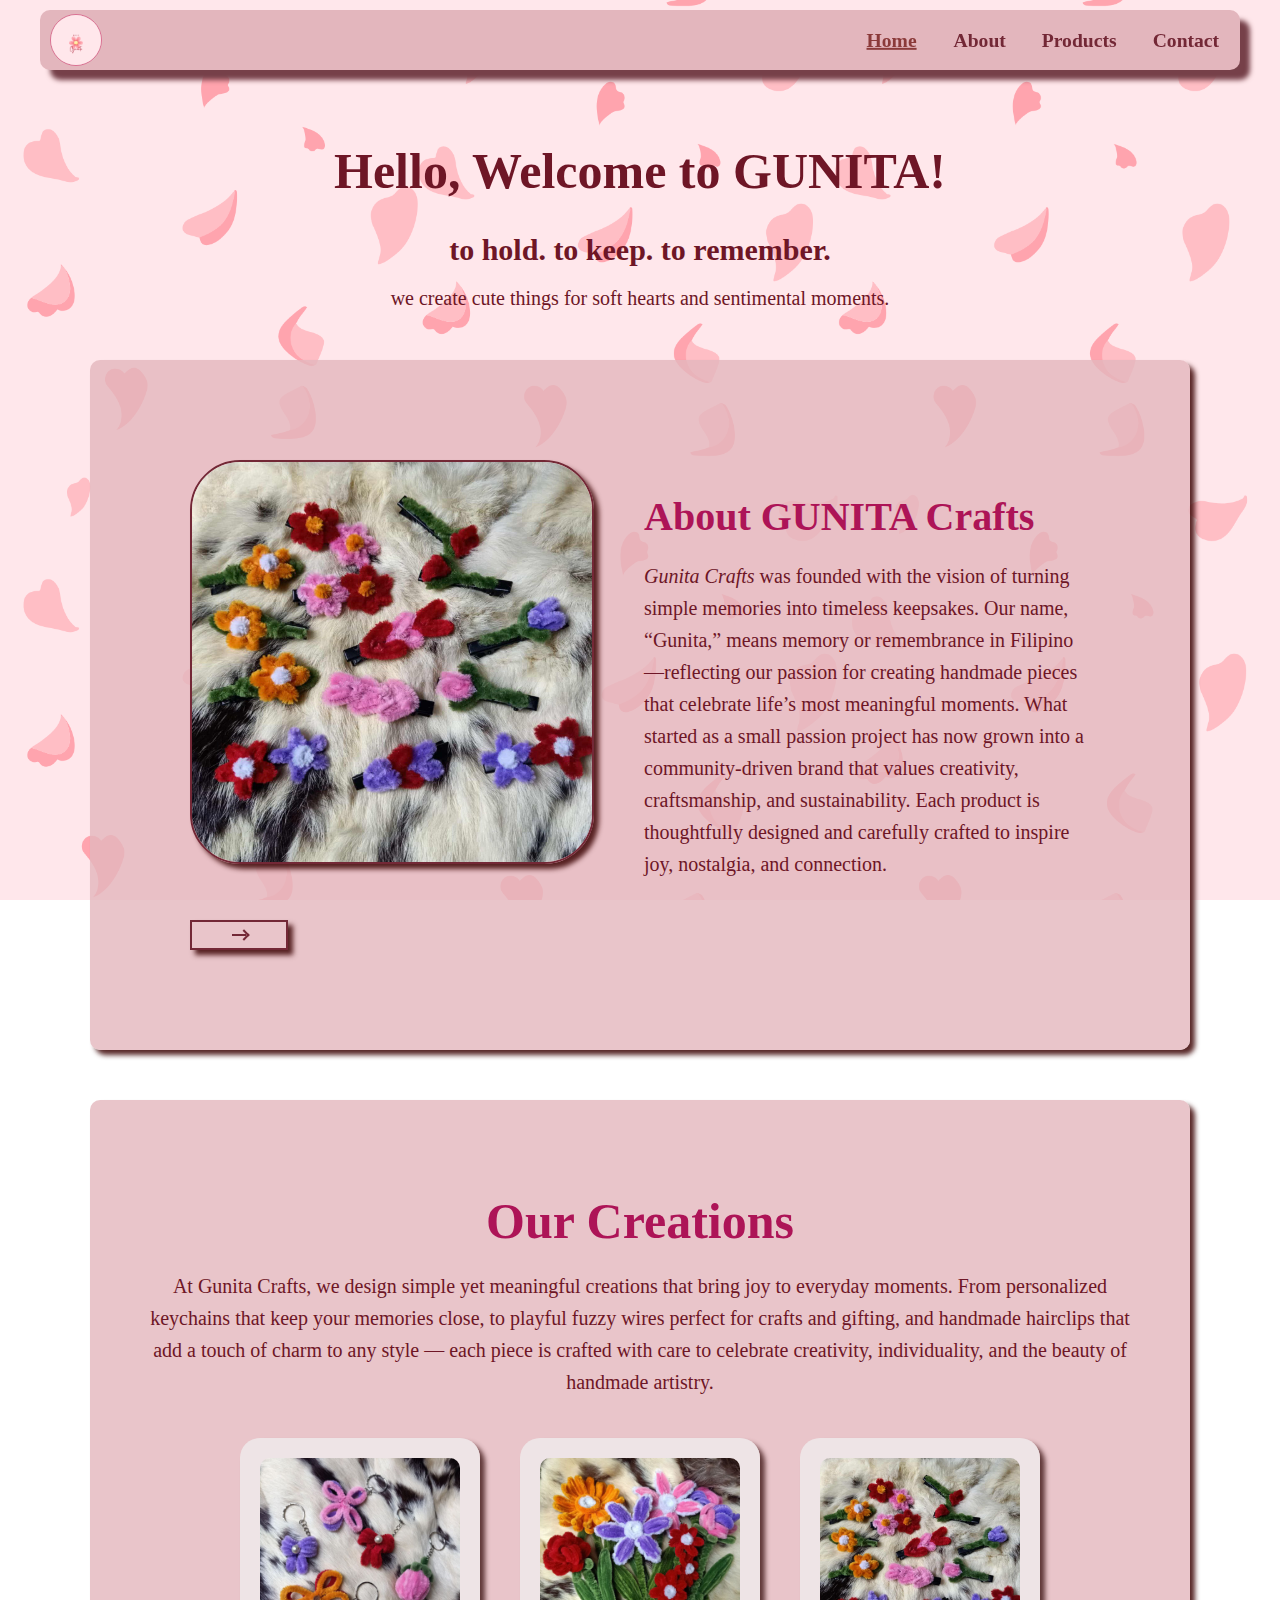
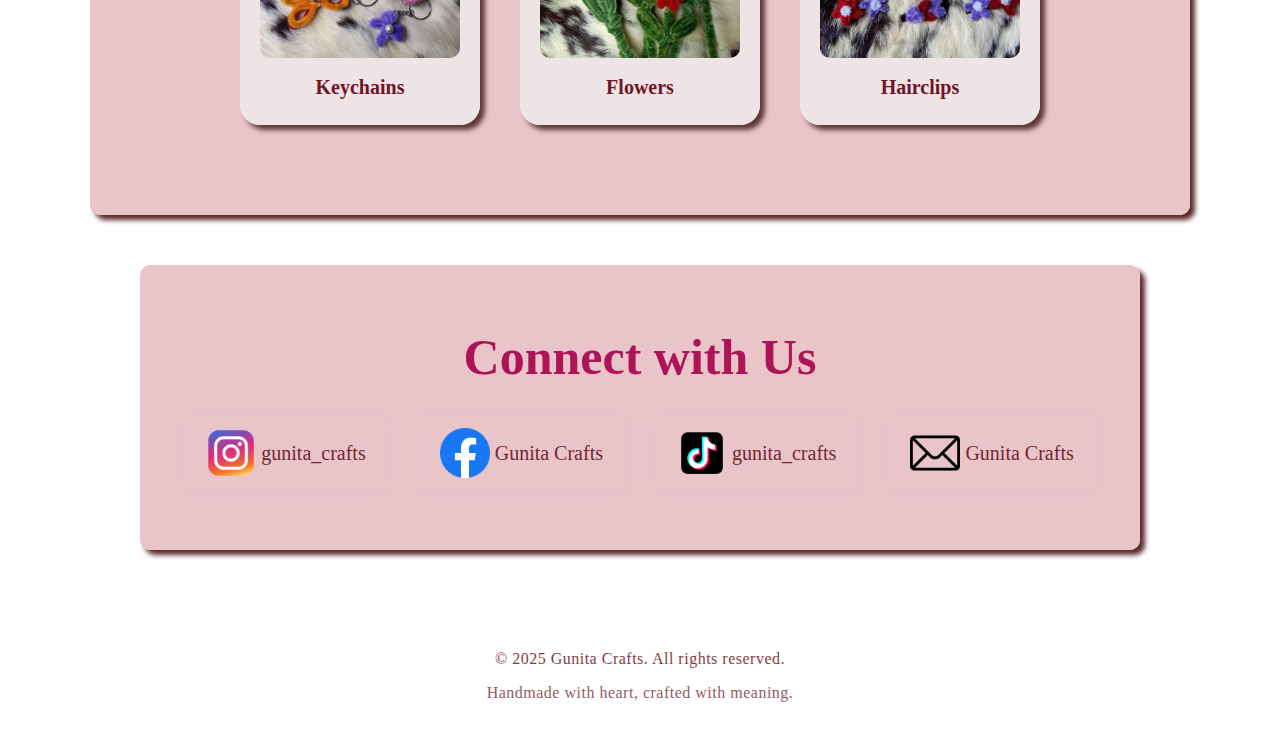
<file: index.html>
<!DOCTYPE html>
<html lang="en">
<head>
    <meta charset="UTF-8">
    <meta name="viewport" content="width=device-width, initial-scale=1.0">
    <title>GUNITA Crafts</title>
    <link rel="stylesheet" href="style.css">
</head>
<body>

    <nav>
        <div class="container">
            <div class="nav-wrapper">
                <img src="pfp.png" alt="Logo" class="logo" id="logoBtn">
                <div class="navlink-wrapper">
                    <a href="index.html" class="navlink active">Home</a>
                    <a href="about.html" class="navlink">About</a>
                    <a href="products.html" class="navlink">Products</a>
                    <a href="contact.html" class="navlink">Contact</a>
                </div>
            </div>
        </div>

        <div class="hero-section">
            <h1>Hello, Welcome to GUNITA!</h1>
            <h3>to hold. to keep. to remember.</h3>
            <p>we create cute things for soft hearts and sentimental moments.</p>
        </div>
    </nav>


    <div class="about-section">
        <img src="allclips.jpg" alt="About Image" class="about-image">
        <h2>About GUNITA Crafts</h2>
        <p><em>Gunita Crafts</em> was founded with the vision of turning simple memories into timeless keepsakes. Our name, “Gunita,” means memory or remembrance in Filipino—reflecting our passion for creating handmade pieces that celebrate life’s most meaningful moments.
            What started as a small passion project has now grown into a community-driven brand that values creativity, craftsmanship, and sustainability. Each product is thoughtfully designed and carefully crafted to inspire joy, nostalgia, and connection.</p>
        <a href="about.html" class="custom-learn-more-btn button-text">
            <div class="circle"></div>
            <div class="arrow"></div>
        </a>
    </div>


    <div class="products-section">
    <h2>Our Creations</h2>
    <p>At Gunita Crafts, we design simple yet meaningful creations that bring joy to everyday moments. From personalized keychains that keep your memories close, to playful fuzzy wires perfect for crafts and gifting, and handmade hairclips that add a touch of charm to any style — each piece is crafted with care to celebrate creativity, individuality, and the beauty of handmade artistry.</p>
    <div class="product-cards">
        <a href="products.html" style="text-decoration:none; color:inherit;">
            <div class="product-card">
                <img src="keychains.jpg" alt="Keychains">
                <div class="name">Keychains</div>
            </div>
        </a>
        <a href="products.html" style="text-decoration:none; color:inherit;">
            <div class="product-card">
                <img src="flowers.jpg" alt="Flowers">
                <div class="name">Flowers</div>
            </div>
        </a>
        <a href="products.html" style="text-decoration:none; color:inherit;">
            <div class="product-card">
                <img src="allclips.jpg" alt="Hairclips">
                <div class="name">Hairclips</div>
            </div>
        </a>
    </div>
</div>

    <div class="social-media-section">
        <h1>Connect with Us</h1>
        <div class="social-links">
            <a href="https://www.instagram.com/gunita_crafts/" target="_blank" class="social-link">
                <img src="instagram.png" alt="Instagram" class="social-icon">
                <span>gunita_crafts</span>
            </a>
            <a href="https://www.facebook.com/ntfcutethings.ph" target="_blank" class="social-link">
                <img src="facebook.png" alt="Facebook" class="social-icon">
                <span>Gunita Crafts</span>
            </a>
            <a href="https://www.tiktok.com/@gunita_crafts" target="_blank" class="social-link">
                <img src="tiktok.png" alt="TikTok" class="social-icon">
                <span>gunita_crafts</span>
            </a>
            <a href="https://mail.google.com/mail/u/0/#inbox    " target="_blank" class="social-link">
                <img src="email.png" alt="Email" class="social-icon">
                <span>Gunita Crafts</span>
            </a>
        </div>
    </div>

    <footer class="site-footer">
    <div class="footer-text">&copy; 2025 Gunita Crafts. All rights reserved.
        <p>Handmade with heart, crafted with meaning.</p>
    </div>
</footer>

</body>
</html>
</file>
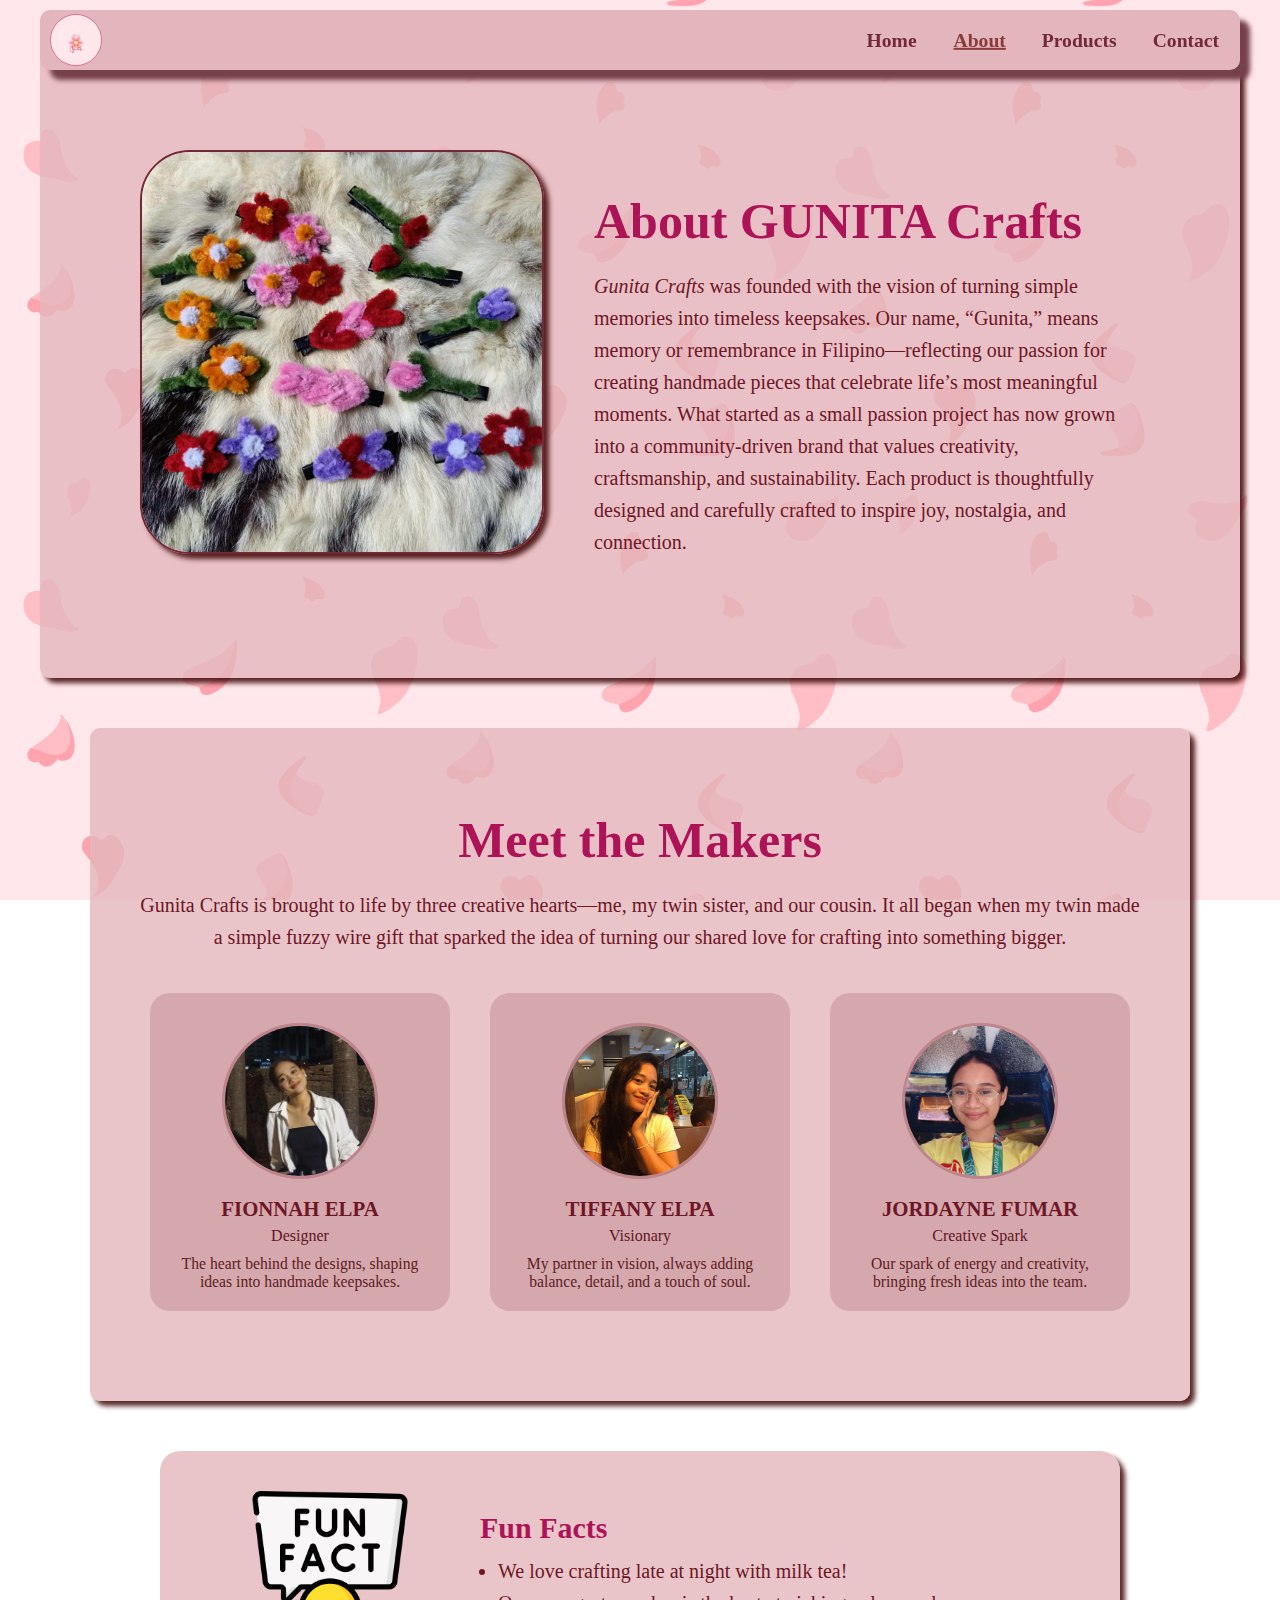
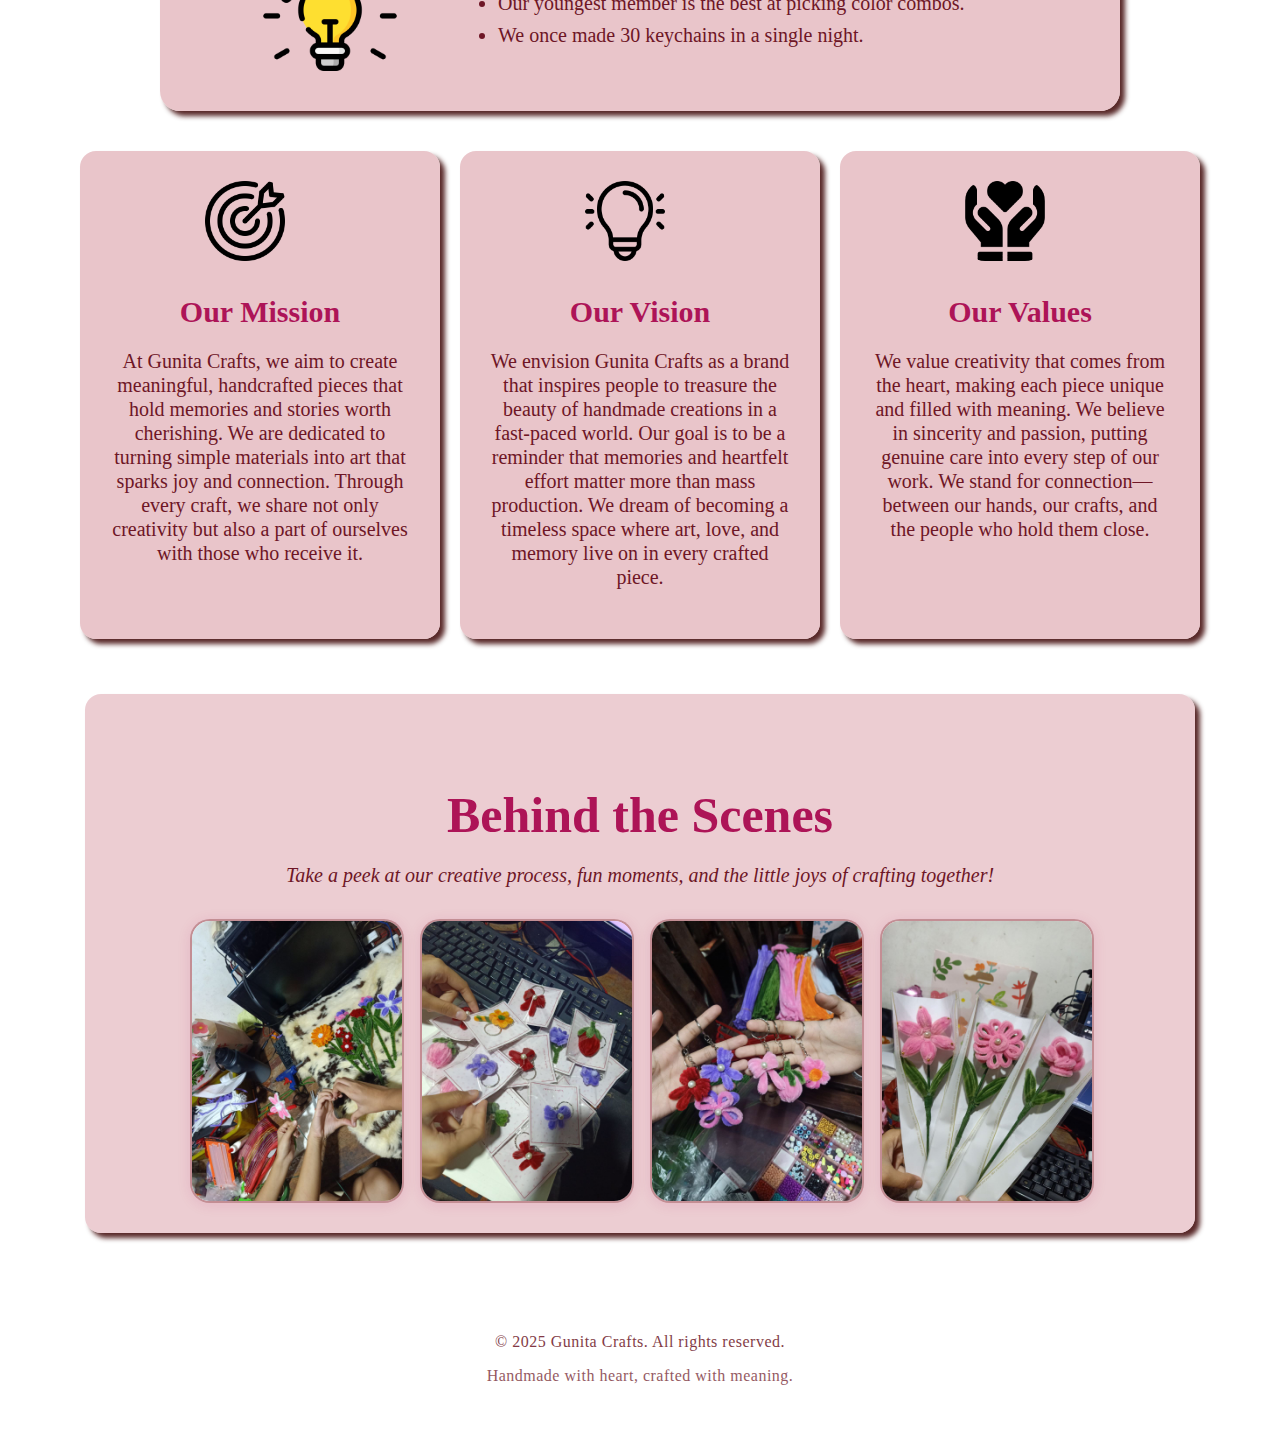
<file: about.html>
<!DOCTYPE html>
<html lang="en">
<head>
    <meta charset="UTF-8">
    <meta name="viewport" content="width=device-width, initial-scale=1.0">
    <title>GUNITA Crafts</title>
     <link rel="stylesheet" href="about.css">
</head>
<body>

    <nav>
        <div class="container">
            <div class="nav-wrapper">
                <img src="pfp.png" alt="Logo" class="logo">
                <div class="navlink-wrapper">
                    <a href="index.html" class="navlink">Home</a>
                    <a href="about.html" class="navlink active">About</a>
                    <a href="products.html" class="navlink">Products</a>
                    <a href="contact.html" class="navlink">Contact</a>
            </div>
            </div>
        </div>

        <div class="about-gunita">
        <img src="allclips.jpg" alt="About Image" class="about-image">
            <h2>About GUNITA Crafts</h2>
            <p><em>Gunita Crafts</em> was founded with the vision of turning simple memories into timeless keepsakes. Our name, “Gunita,” means memory or remembrance in Filipino—reflecting our passion for creating handmade pieces that celebrate life’s most meaningful moments.
                   What started as a small passion project has now grown into a community-driven brand that values creativity, craftsmanship, and sustainability. Each product is thoughtfully designed and carefully crafted to inspire joy, nostalgia, and connection.</p>
                <a href="about.html" class="custom-learn-more-btn button-text">
                <div class="circle"></div>
                <div class="arrow"></div>
                </a>
    </div>

       <div class="team">
        <h1>Meet the Makers</h1>
        <p>Gunita Crafts is brought to life by three creative hearts—me, my twin sister, and our cousin. It all began when my twin made a simple fuzzy wire gift that sparked the idea of turning our shared love for crafting into something bigger.</p>
            <div class="profile-cards">
                 <div class="profile-card">
                    <img src="piy.jpg" alt="FIONNAH ELPA">
                    <div class="name">FIONNAH ELPA</div>
                    <div class="role">Designer</div>
                    <div class="desc">The heart behind the designs, shaping ideas into handmade keepsakes.</div>
                      </div>
                <div class="profile-card">
                    <img src="paneng.jpg" alt="TIFFANY ELPA">
                    <div class="name">TIFFANY ELPA</div>
                    <div class="role">Visionary</div>
                    <div class="desc">My partner in vision, always adding balance, detail, and a touch of soul.</div>
                     </div>
               <div class="profile-card">
                    <img src="odeng.jpg" alt="JORDAYNE FUMAR">
                    <div class="name">JORDAYNE FUMAR</div>
                    <div class="role">Creative Spark</div>
                    <div class="desc">Our spark of energy and creativity, bringing fresh ideas into the team.</div>
                </div>
              </div>
       </div>
            </nav>
    
           
        <div class="fun-facts-card">
           <img src="fun-fact.png" alt="Fun Facts">
          <div class="fun-facts-content">
        <div class="fun-facts-title">Fun Facts</div>
             <ul class="fun-facts-list">
              <li>We love crafting late at night with milk tea!</li>
              <li>Our youngest member is the best at picking color combos.</li>
              <li>We once made 30 keychains in a single night.</li>
            </ul>
          </div>
        </div>

           <div class="about-cards-row">
              <div class="about-card">
              <img src="mission.png" alt="Our Mission">
              <h3>Our Mission</h3>
              <p>At Gunita Crafts, we aim to create meaningful, handcrafted pieces that hold memories and stories worth cherishing.
                 We are dedicated to turning simple materials into art that sparks joy and connection.
                 Through every craft, we share not only creativity but also a part of ourselves with those who receive it.</p>
             </div>
           <div class="about-card">
              <img src="vision.png" alt="Our Vision">
              <h3>Our Vision</h3>
              <p>We envision Gunita Crafts as a brand that inspires people to treasure the beauty of handmade creations in a fast-paced world.
                 Our goal is to be a reminder that memories and heartfelt effort matter more than mass production.
                 We dream of becoming a timeless space where art, love, and memory live on in every crafted piece.</p>
            </div>
           <div class="about-card">
              <img src="value.png" alt="Our Values">
              <h3>Our Values</h3>
              <p>We value creativity that comes from the heart, making each piece unique and filled with meaning.
                 We believe in sincerity and passion, putting genuine care into every step of our work.
                 We stand for connection—between our hands, our crafts, and the people who hold them close.</p>
            </div>
         </div>

         <div class="photo-gallery-section">
            <h2>Behind the Scenes</h2>
            <p class="gallery-desc">Take a peek at our creative process, fun moments, and the little joys of crafting together!</p>
        <div class="gallery-grid">
           <img src="craft1.jpg" alt="Crafting Session 1">
           <img src="craft2.jpg" alt="Late Night Crafting">
           <img src="craft3.jpg" alt="Materials Prep">
           <img src="craft4.jpg" alt="Teamwork">
       </div>
     </div>
     </div>

     
    <footer class="site-footer">
    <div class="footer-text">&copy; 2025 Gunita Crafts. All rights reserved.
        <p>Handmade with heart, crafted with meaning.</p>
    </div>
</footer>

</body>
</html>
</file>
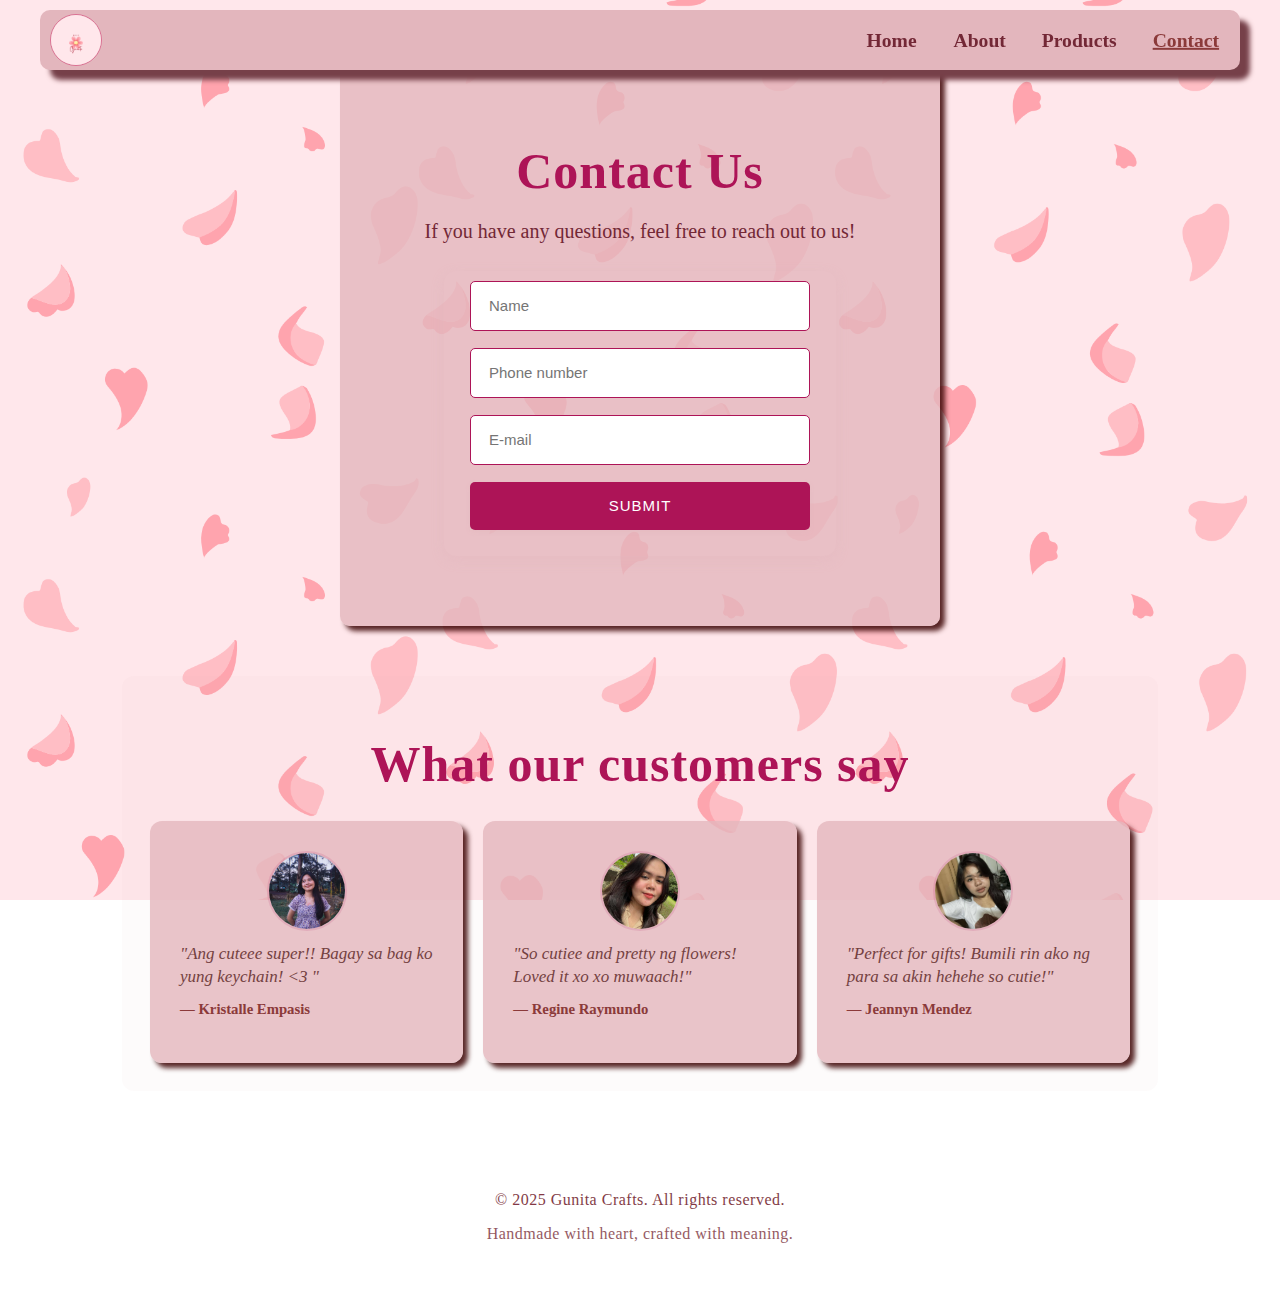
<file: contact.html>
<!DOCTYPE html>
<html lang="en">
<head>
    <meta charset="UTF-8">
    <meta name="viewport" content="width=device-width, initial-scale=1.0">
    <title>GUNITA Crafts</title>
     <link rel="stylesheet" href="contact.css">
</head>
<body>

    <nav>
        <div class="container">
            <div class="nav-wrapper">
                <img src="pfp.png" alt="Logo" class="logo">
                <div class="navlink-wrapper">
                    <a href="index.html" class="navlink">Home</a>
                    <a href="about.html" class="navlink">About</a>
                    <a href="products.html" class="navlink">Products</a>
                    <a href="contact.html" class="navlink active">Contact</a>
            </div>
            </div>
        </div>


    <div class="contact-section">
        <h2>Contact Us</h2>
        <p>If you have any questions, feel free to reach out to us!</p>

        <section class="section_form">
         <form id="consultation-form" class="feed-form" action="#">
                   <input required="" placeholder="Name" type="text">
                   <input name="phone" required="" placeholder="Phone number">
                   <input name="email" required="" placeholder="E-mail" type="email">
             <button class="button_submit">Submit</button>
         </form>
      </section>
         </div>

    <section class="testimonials">
        <h2>What our customers say</h2>

        <div class="testimonials-grid">
          <article class="testimonial">
            <img src="kristalle.jpg" alt="Kristalle Empasis" class="testimonial-avatar">
            <p class="testimonial-quote">"Ang cuteee super!! Bagay sa bag ko yung keychain! <3 "</p>
            <p class="testimonial-author">— Kristalle Empasis</p>
          </article>

          <article class="testimonial">
            <img src="regine.jpg" alt="Regine Raymundo" class="testimonial-avatar">
            <p class="testimonial-quote">"So cutiee and pretty ng flowers! Loved it xo xo muwaach!"</p>
            <p class="testimonial-author">— Regine Raymundo</p>
          </article>

          <article class="testimonial">
            <img src="jaja.jpg" alt="Jeannyn Mendez" class="testimonial-avatar">
            <p class="testimonial-quote">"Perfect for gifts! Bumili rin ako ng para sa akin hehehe so cutie!"</p>
            <p class="testimonial-author">— Jeannyn Mendez</p>
          </article>
        </div>
      </section>
    </div>

         
    <footer class="site-footer">
    <div class="footer-text">&copy; 2025 Gunita Crafts. All rights reserved.
        <p>Handmade with heart, crafted with meaning.</p>
    </div>
</footer>
         
</body>
</html>

<script>
    const form = document.getElementById('consultation-form');

    form.addEventListener('submit', function(event) {
        event.preventDefault();

        alert('Thank you for reaching out! We will get back to you soon.');

        form.reset();
    });
</script>
</file>
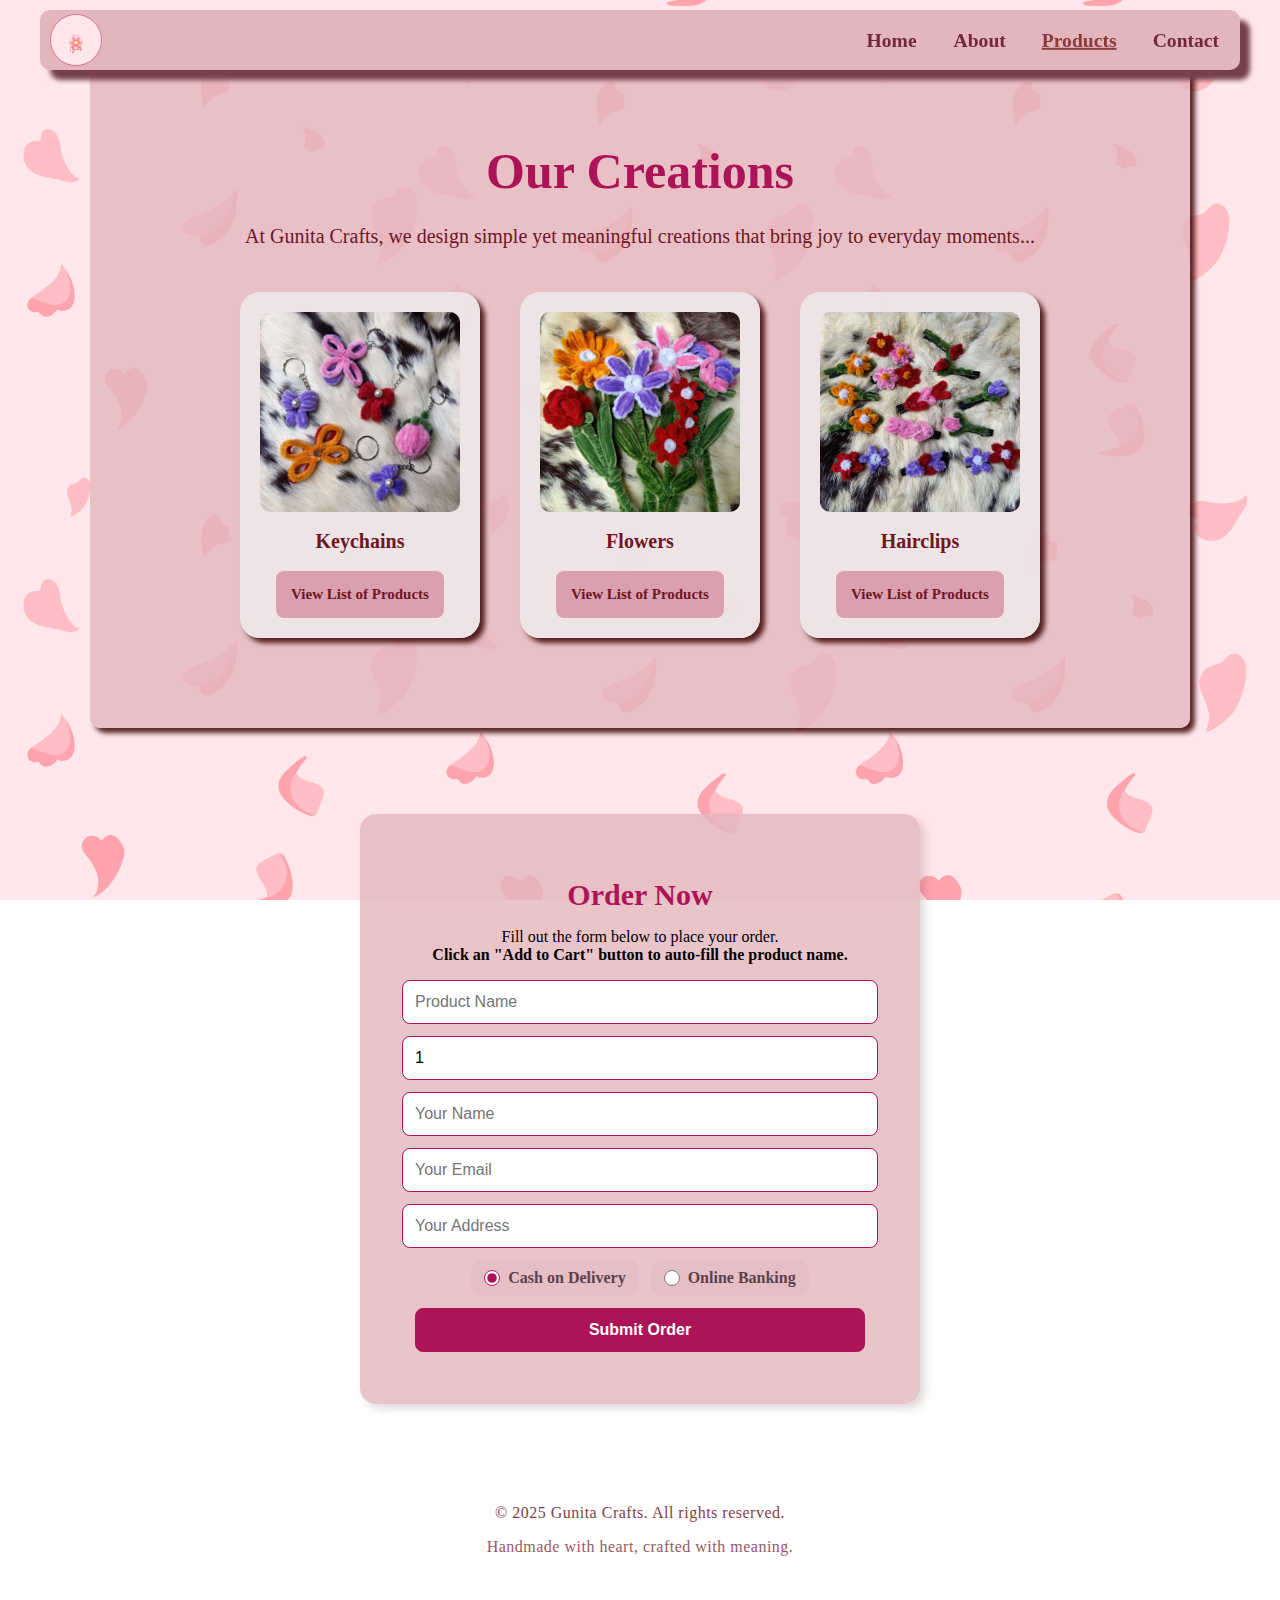
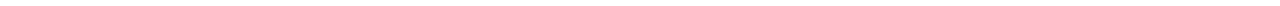
<file: products.html>
<!DOCTYPE html>
<html lang="en">
<head>
  <meta charset="UTF-8">
  <meta name="viewport" content="width=device-width, initial-scale=1.0">
  <title>Gunita Crafts</title>
  <link rel="stylesheet" href="products.css">
</head>
<body>

<nav>
  <div class="container">
    <div class="nav-wrapper">
      <img src="pfp.png" alt="Logo" class="logo">
      <div class="navlink-wrapper">
        <a href="index.html" class="navlink">Home</a>
        <a href="about.html" class="navlink">About</a>
        <a href="products.html" class="navlink active">Products</a>
        <a href="contact.html" class="navlink">Contact</a>
      </div>
    </div>
  </div>

  <div class="products-section">
    <h2>Our Creations</h2>
    <p>At Gunita Crafts, we design simple yet meaningful creations that bring joy to everyday moments...</p>
    <div class="product-cards">
      <div class="product-card">
        <img src="keychains.jpg" alt="Keychains">
        <div class="name">Keychains</div>
        <label for="tab-keychains" class="view-list-label">View List of Products</label>
      </div>
      <div class="product-card">
        <img src="flowers.jpg" alt="Flowers">
        <div class="name">Flowers</div>
        <label for="tab-flowers" class="view-list-label">View List of Products</label>
      </div>
      <div class="product-card">
        <img src="allclips.jpg" alt="Hairclips">
        <div class="name">Hairclips</div>
        <label for="tab-hairclips" class="view-list-label">View List of Products</label>
      </div>
    </div>
  </div>
</nav>

<input type="radio" name="product-tab" id="tab-keychains" class="product-tab-radio">
<input type="radio" name="product-tab" id="tab-flowers" class="product-tab-radio">
<input type="radio" name="product-tab" id="tab-hairclips" class="product-tab-radio">

<div id="product-lists-container">
  <div id="keychains-list" class="product-list-section">
    <h3>Keychains</h3>
    <div class="product-list-item">
      <img src="sunnyk.jpg" alt="Keychain 1">
      <span>Sunflower Keychain<br>₱15.00</span>
      <a href="#buy" class="add-to-cart-list-btn" title="Jump to order form and type Sunflower Keychain">Add to Cart</a>
    </div>
    <div class="product-list-item">
      <img src="rosiek.jpg"alt="Keychain 2">
      <span>Rosie Keychain<br>₱20.00</span>
      <a href="#buy" class="add-to-cart-list-btn" title="Jump to order form and type Rosie Keychain">Add to Cart</a>
    </div>
    <div class="product-list-item">
      <img src="sberryk.jpg" alt="Keychain 3">
      <span>Strawberry Keychain<br>₱20.00</span>
      <a href="#buy" class="add-to-cart-list-btn" title="Jump to order form and type Strawberry Keychain">Add to Cart</a>
    </div>
    <div class="product-list-item">
      <img src="bowk.jpg" alt="Keychain 4">
      <span>Bow Keychain<br>₱20.00</span>
      <a href="#buy" class="add-to-cart-list-btn" title="Jump to order form and type Bow Keychain">Add to Cart</a>
    </div>
  </div>


  <div id="flowers-list" class="product-list-section">
    <h3>Flowers</h3>
    <div class="product-list-item">
      <img src="sunny.jpg" alt="Flower 1">
      <span>Sunflower Fuzzy Wire<br>₱65.00</span>
      <a href="#buy" class="add-to-cart-list-btn" title="Jump to order form and type Sunflower Fuzzy Wire">Add to Cart</a>
    </div>
    <div class="product-list-item">
      <img src="lily1.jpg" alt="Flower 2">
      <span>Lily (Purple) Fuzzy Wire<br>₱55.00</span>
      <a href="#buy" class="add-to-cart-list-btn" title="Jump to order form and type Lily (Purple) Fuzzy Wire">Add to Cart</a>
    </div>
    <div class="product-list-item">
      <img src="lily2.jpg" alt="Flower 3">
      <span>Lily (Pink) Fuzzy Wire<br>₱55.00</span>
      <a href="#buy" class="add-to-cart-list-btn" title="Jump to order form and type Lily (Pink) Fuzzy Wire">Add to Cart</a>
    </div>
    <div class="product-list-item">
      <img src="rose.jpg" alt="Flower 4">
      <span>Rose Fuzzy Wire<br>₱65.00</span>
      <a href="#buy" class="add-to-cart-list-btn" title="Jump to order form and type Rose Fuzzy Wire">Add to Cart</a>
    </div>
    <div class="product-list-item">
      <img src="minis.jpg" alt="Flower 5">
      <span>Mini's Fuzzy Wire<br>₱45.00</span>
      <a href="#buy" class="add-to-cart-list-btn" title="Jump to order form and type Mini's Fuzzy Wire">Add to Cart</a>
    </div>
  </div>

  
  <div id="hairclips-list" class="product-list-section">
    <h3>Hairclips</h3>
    <div class="product-list-item">
      <img src="sunnyclip.jpg" alt="Hairclip 1">
      <span>Sunflower Hairclip<br>₱30.00</span>
      <a href="#buy" class="add-to-cart-list-btn" title="Jump to order form and type Sunflower Hairclip">Add to Cart</a>
    </div>
    <div class="product-list-item">
      <img src="heartsclip.jpg" alt="Hairclip 2">
      <span>Heart Hairclip<br>₱30.00</span>
      <a href="#buy" class="add-to-cart-list-btn" title="Jump to order form and type Heart Hairclip">Add to Cart</a>
    </div>
    <div class="product-list-item">
      <img src="rosieclip.jpg" alt="Hairclip 3">
      <span>Rose Hairclip<br>₱30.00</span>
      <a href="#buy" class="add-to-cart-list-btn" title="Jump to order form and type Rose Hairclip">Add to Cart</a>
    </div>
    <div class="product-list-item">
      <img src="tulipsclip.jpg" alt="Hairclip 4">
      <span>Tulips Hairclip<br>₱30.00</span>
      <a href="#buy" class="add-to-cart-list-btn" title="Jump to order form and type Tulips Hairclip">Add to Cart</a>
    </div>
  </div>
</div>

<div id="buy" class="buy-section">
  <h2>Order Now</h2>
  <p>Fill out the form below to place your order. <br><strong>Click an "Add to Cart" button to auto-fill the product name.</strong></p>

  <form id="buy-form" class="buy-form">
    <input type="text" name="product" placeholder="Product Name" required>
    <input type="number" name="quantity" placeholder="Quantity" min="1" value="1" required>
    <input type="text" name="name" placeholder="Your Name" required>
    <input type="email" name="email" placeholder="Your Email" required>
    <input type="text" name="address" placeholder="Your Address" required>

    <div class="payment-options">
      <label><input type="radio" name="payment" value="cod" checked> Cash on Delivery</label>
      <label><input type="radio" name="payment" value="online"> Online Banking</label>
    </div>

    <label id="bank-number-wrapper" style="display:none;"> Account number
      <input type="text" name="bankNumber" placeholder="e.g. 09171234567" required>
    </label>

    <button type="submit" class="buy-btn">Submit Order</button>
  </form>
</div>


    <footer class="site-footer">
    <div class="footer-text">&copy; 2025 Gunita Crafts. All rights reserved.
        <p>Handmade with heart, crafted with meaning.</p>
    </div>
</footer>

</body>
</html>

<script>  
    document.querySelectorAll('.add-to-cart-list-btn').forEach(button => {
    button.addEventListener('click', function(event) {
      event.preventDefault();
      const productName = this.getAttribute('title').replace('Jump to order form and type ', '');
      document.querySelector('#buy-form input[name="product"]').value = productName;
      window.location.href = '#buy';
    });
  });

  const paymentOptions = document.querySelectorAll('input[name="payment"]');
  const bankNumberWrapper = document.getElementById('bank-number-wrapper');

  paymentOptions.forEach(option => {
    option.addEventListener('change', function() {
      if (this.value === 'online') {
        bankNumberWrapper.style.display = 'block';
      } else {
        bankNumberWrapper.style.display = 'none';
      }
    });
  });

  document.getElementById('buy-form').addEventListener('submit', function(event) {
    event.preventDefault();
    alert('Order submitted!');

    this.reset();
  });
</script>


</script>
</file>
<file: style.css>
body{
    background: url(gbg.png);
    background-size: cover;
    background-attachment: fixed;
}

.container{
    max-width: 1200px;
    margin: 0 auto;
    padding: 0 20px;
}

.nav-wrapper{
    position: fixed;
    top: 10px;
    left: 50%;
    transform: translateX(-50%);    
    width: calc(100% - 20px);       
    max-width: 1200px;           
    z-index: 1000;
    display: flex;
    justify-content: space-between;
    align-items: center;
    height: 60px;
    background-color: rgb(227, 182, 189);
    padding: 10px;
    border-radius: 10px;
    box-shadow: 10px 10px 5px rgb(118, 64, 73);
    box-sizing: border-box;      
}

.logo{
    height: 50px;
    width: 50px;
    border-radius: 50%;
    margin-right: 15px;
    border: palevioletred 1px solid;
}

.navlink-wrapper{
    display: flex;
    justify-content: center;
    align-items: center;
    height: 100%;
    gap: 15px;
    
}

.navlink{
    text-decoration: none;
    color: rgb(115, 40, 54);
    font-size: 20px;
    font-weight: bold;
    padding: 10px;
    border-radius: 5px;
    transition: background-color 0.3s, color 0.3s;
}

.navlink.active {
  text-decoration: underline;
  color: #8B3A3A; 
}

.navlink{
    transform: scale(0.98);
}

.navlink:hover{
    background-color: rgb(115, 40, 54);
    color: rgb(235, 217, 217);
}

.hero-section{
    color: rgb(110, 22, 38); 
    text-align: center;
    padding-top: 50px;
}

.hero-section h1{
    font-size: 50px;
    padding-top: 50px;
}

.hero-section h3{
    font-size: 30px;
    margin-bottom: 20px;
}

.hero-section p{
    font-size: 20px;
    margin-bottom: 30px;
}   

.about-section img.about-image{
    float: left;
    width: 400px;
    margin-right: 50px;
    border-radius: 50px;
    border: 2px solid rgb(115, 40, 54);
    box-shadow: 5px 5px 5px rgba(63, 7, 7, 0.863);
}

.about-section{
    color: rgb(110, 22, 38);
    margin: 50px auto;
    padding: 100px;
    max-width: 900px;
    background-color: rgba(227, 182, 189, 0.8);
    border-radius: 10px;
    box-shadow: 5px 5px 5px rgba(63, 7, 7, 0.863);
}

.about-section h2{
    font-size: 40px;
    color: #ad1457;
    margin-bottom: 20px;
}

.about-section p{
    font-size: 20px;
    color: rgb(110, 22, 38);
    line-height: 1.6;
}


.custom-learn-more-btn {
  position: relative;
  display: inline-flex;
  align-items: center;
  justify-content: center;
  padding: 0.75rem 2.5rem;
  margin-top: 20px;
  border: 2px solid rgb(115, 40, 54);
  background: transparent;
  color: #E6A4B4;
  cursor: pointer;
  overflow: hidden;
  transition: color 0.3s ease-in-out;
  border-color: 0.3s ease-in-out;
  box-shadow: 5px 5px 5px rgba(63, 7, 7, 0.863);
}

.custom-learn-more-btn .arrow {
  width: 14px;
  height: 2px;
  background: rgb(115, 40, 54);
  position: relative;
  transition: transform 0.3s ease-in-out;
}

.custom-learn-more-btn .arrow::after {
  content: "";
  position: absolute;
  width: 6px;
  height: 6px;
  border-right: 2px solid rgb(115, 40, 54);
  border-top: 2px solid rgb(115, 40, 54);
  transform: rotate(45deg);
  right: -2px;
  top: -3px;
}


.custom-learn-more-btn:hover {
  color: #fff;
  border-color: transparent;
}


.products-section{
  margin: 50px auto;
  padding: 50px;
  max-width: 1000px;
  background-color: rgba(227, 182, 189, 0.8);
  border-radius: 10px;
  box-shadow: 5px 5px 5px rgba(63, 7, 7, 0.863);
  text-align: center;
  text-decoration: none;
}

.products-section h2{
  font-size: 50px;
  color: #ad1457;
  margin-bottom: 20px;
}

.products-section p{
  font-size: 20px;
  color: rgb(110, 22, 38);
  line-height: 1.6;
}

.product-cards {
  display: flex;
  justify-content: center;
  align-items: flex-start;
  gap: 40px;
  margin: 40px 0;
}

.product-card {
  background: rgba(238, 232, 233, 0.883);
  border-radius: 20px;
  width: 200px;
  padding: 20px;
  text-align: center;
  color:  rgb(110, 22, 38);
  display: flex;
  flex-direction: column;
  align-items: center;
  box-shadow: 5px 5px 5px rgba(73, 32, 32, 0.863);
}

.product-card img {
  width: 200px;
  height: 200px;
  object-fit: cover;
  border-radius: 10px;
  margin-bottom: 18px;
}

.product-card .name {
  font-size: 20px;
  font-weight: bold;
  margin-bottom: 6px;
}

.product-card:hover {
  box-shadow: 0 4px 16px rgba(244, 143, 177, 0.15);
  transform: translateY(-4px) scale(1.03);
}

.social-media-section {
  margin: 50px auto 50px auto;
  padding: 30px 0 60px 0;
  max-width: 1000px;
  background-color: rgba(227, 182, 189, 0.8);
  border-radius: 10px;
  box-shadow: 5px 5px 5px rgba(63, 7, 7, 0.863);
  text-align: center;
}

.social-media-section h1 {
  font-size: 50px;
  margin-bottom: 30px;
  color: #ad1457;
}

.social-links {
  display: flex;
  flex-direction: row;
  justify-content: center;
  align-items: center;
  gap: 30px;
  flex-wrap: wrap;
}

.social-link {
  display: flex;
  align-items: center;
  gap: 5px;
  color: rgb(115, 40, 54);
  text-decoration: none;
  font-size: 20px;
  font-weight: 500;
  padding: 12px 22px;
  border-radius: 7px;
  box-shadow: 1px 1px 8px #e3b6bd44;
  transition: color 0.2s, box-shadow 0.2s;
}

.social-link:hover {
  background: rgb(148, 96, 104);
  color: rgb(255, 255, 255);
  box-shadow: 3px 3px 12px #a8767e99;
}

.social-icon {
  width: 50px;
  height: 50px;
  object-fit: contain;
}

.site-footer {
  margin-top: 100px;
  margin-bottom: 50px;
  border-radius: 10px 10px 0 0;
  width: 100%;
  padding: 0;
}

.footer-text, .footer-text p {
  font-size: 16px;
  color: rgb(110, 22, 38); 
  opacity: 0.85;
  text-align: center;
  letter-spacing: 0.5px;
}
</file>
<file: about.css>
body{
  background: url(gbg.png);
  background-size: cover;
  background-attachment: fixed;
}

.container{
  max-width: 1200px;
  margin: 0 auto;
  padding: 0 20px;
}

.nav-wrapper{
    position: fixed;
    top: 10px;
    left: 50%;
    transform: translateX(-50%);    
    width: calc(100% - 20px);       
    max-width: 1200px;           
    z-index: 1000;
    display: flex;
    justify-content: space-between;
    align-items: center;
    height: 60px;
    background-color: rgb(227, 182, 189);
    padding: 10px;
    border-radius: 10px;
    box-shadow: 10px 10px 5px rgb(118, 64, 73);
    box-sizing: border-box;      
}

.logo{
  height: 50px;
  width: 50px;
  border-radius: 50%;
  margin-right: 15px;
  border: palevioletred 1px solid;
}

.navlink-wrapper{
  display: flex;
  justify-content: center;
  align-items: center;
  height: 100%;
  gap: 15px;
    
}

.navlink{
  text-decoration: none;
  color: rgb(115, 40, 54);
  font-size: 20px;
  font-weight: bold;
  padding: 10px;
  border-radius: 5px;
  transition: background-color 0.3s, color 0.3s;
}

.navlink.active {
  text-decoration: underline;
  color: #8B3A3A; 
}

.navlink{
  transform: scale(0.98);
}

.navlink:hover{
  background-color: rgb(115, 40, 54);
  color: rgb(235, 217, 217);
}

.about-gunita img.about-image{
  float: left;
  width: 400px;
  margin-right: 50px;
  border-radius: 50px;
  border: 2px solid rgb(115, 40, 54);
  box-shadow: 5px 5px 5px rgba(63, 7, 7, 0.863);
}

.about-gunita{
  margin: 50px auto;
  padding: 100px;
  max-width: 1000px;
  background-color: rgba(227, 182, 189, 0.8);
  border-radius: 10px;
  box-shadow: 5px 5px 5px rgba(63, 7, 7, 0.863);
}

.about-gunita h2{
  font-size: 50px;
  color: #ad1457;
  margin-bottom: 20px;
}

.about-gunita p{
  font-size: 20px;
  color: rgb(110, 22, 38);
  line-height: 1.6;
}

.team{
  margin: 50px auto;
  padding: 50px;
  max-width: 1000px;
  background-color: rgba(227, 182, 189, 0.8);
  border-radius: 10px;
  box-shadow: 5px 5px 5px rgba(63, 7, 7, 0.863);
  text-align: center;
}

.team h1{
  font-size: 50px;
  color: #ad1457;
  margin-bottom: 20px;
}

.team p{
  font-size: 20px;
  color: rgb(110, 22, 38);
  margin-bottom: 20px;
  line-height: 1.6;

}


.profile-cards {
  display: flex;
  justify-content: center;
  align-items: flex-start;
  gap: 40px;
  margin: 40px 0;
}

.profile-card {
  background: rgba(207, 160, 166, 0.8);
  border-radius: 20px;
  width: 260px;
  padding: 30px 20px 20px 20px;
  text-align: center;
  color:  rgb(110, 22, 38);
  display: flex;
  flex-direction: column;
  align-items: center;
}

.profile-card img {
  width: 150px;
  height: 150px;
  object-fit: cover;
  border-radius: 50%;
  margin-bottom: 18px;
  border: 3px solid rgba(184, 123, 131, 0.8);
}

.profile-card .name {
  font-size: 1.3rem;
  font-weight: bold;
  margin-bottom: 6px;
}

.profile-card .role {
  font-size: 1rem;
  color: #611523;
  margin-bottom: 10px;
}

.profile-card .desc {
  font-size: 0.98rem;
  color: #5d1c1c;
}

.profile-card:hover{
  transform: translateY(-10px) scale(1.03);
  box-shadow: 5px 5px 5px rgba(63, 7, 7, 0.863);
  transition: transform 0.3s, box-shadow 0.3s;
}

.fun-facts-card {
  display: flex;
  align-items: center;
  background: rgba(227, 182, 189, 0.8);
  border-radius: 20px;
  box-shadow: 5px 5px 5px rgba(63, 7, 7, 0.863);
  padding: 40px 30px;
  margin: 40px auto;
  max-width: 900px;
  color: rgb(110, 22, 38);
  gap: 30px;
}

.fun-facts-card img {
  width: 180px;
  height: 180px;
  object-fit: cover;
  margin-right: 30px;
  margin-left: 50px;
}

.fun-facts-title {
  font-size: 30px;
  font-weight: bold;
  margin-bottom: 10px;
  color: #ad1457;
}

.fun-facts-list {
  font-size: 20px;
  line-height: 1.6;
  margin: 0;
  padding-left: 18px;
  color: rgb(110, 22, 38);
}


.about-cards-row {
  display: flex;
  justify-content: center;
  align-items: stretch;
  gap: 20px;
  margin: 20px 0;
}

.about-card {
  background: rgba(227, 182, 189, 0.8);
  border-radius: 16px;
  box-shadow: 5px 5px 5px rgba(63, 7, 7, 0.863);
  padding: 30px;
  max-width: 300px;
  height: auto;
  text-align: center;
  color: rgb(110, 22, 38);
}

.about-card img {
  width: 80px;
  height: 80px;
  object-fit: cover;
  border-radius: 20px;
  margin-right: 30px;
}

.about-card h2 {
  font-size: 50px;
  margin-bottom: 15px;
  color: #ad1457;
}

.about-card h3 {
  font-size: 30px;
  margin-bottom: 15px;
  color: #ad1457;
}

.about-card p {
  font-size: 20px;
  line-height: 1.2;
  color: rgb(110, 22, 38);
}


.photo-gallery-section {
  background: rgba(227, 182, 189, 0.68);
  border-radius: 16px;
  box-shadow: 5px 5px 5px rgba(63, 7, 7, 0.863);
  padding: 50px 30px 30px 30px;
  max-width: 1050px;
  margin: 55px auto 40px auto;
  color: rgb(110, 22, 38);
  text-align: center;
}

.photo-gallery-section h2 {
  font-size: 50px;
  color: #ad1457;
  margin-bottom: 18px;
}

.photo-gallery-section p {
  color: rgb(110, 22, 38);
  font-size: 20px;
  margin-bottom: 32px;
  font-style: italic;
}

.gallery-grid {
  display: grid;
  grid-template-columns: repeat(auto-fit, minmax(180px, 1fr));
  gap: 20px;
  max-width: 900px;
  margin: 0 auto;
}

.gallery-grid img {
  width: 100%;
  object-fit: cover;
  border-radius: 20px;
  border: 2.5px solid rgba(184, 123, 131, 0.85);
  box-shadow: 0 2px 14px rgba(173, 20, 87, 0.11);
  background: #fff3f6;
  transition: transform 0.22s, box-shadow 0.22s;
}

.gallery-grid img:hover {
  transform: scale(1.045);
  box-shadow: 0 8px 30px rgba(173, 20, 87, 0.14);
  border-color: #ad1457;
}

@media (max-width: 1050px) {
  .photo-gallery-section {
    max-width: 97vw;
    padding: 40px 10px 20px 10px;
}
  .gallery-grid {
    max-width: 99vw;
    gap: 13px;
}
}


@media (max-width: 700px) {
  .gallery-grid {
    grid-template-columns: repeat(auto-fit, minmax(130px, 1fr));
    gap: 10px;
    }

  .photo-gallery-section h2 {
    font-size: 30px;
    }

  .gallery-desc {
    font-size: 17px;
    }
}

.site-footer {
  margin-top: 100px;
  margin-bottom: 50px;
  border-radius: 10px 10px 0 0;
  width: 100%;
  padding: 0;
}

.footer-text, .footer-text p {
  font-size: 16px;
  color: rgb(110, 22, 38); 
  opacity: 0.85;
  text-align: center;
  letter-spacing: 0.5px;
}
</file>
<file: contact.css>
body{
    background: url(gbg.png);
    background-size: cover;
    background-attachment: fixed;
}

.container{
    max-width: 1200px;
    margin: 0 auto;
    padding: 0 20px;
}

.nav-wrapper{
    position: fixed;
    top: 10px;
    left: 50%;
    transform: translateX(-50%);    
    width: calc(100% - 20px);       
    max-width: 1200px;           
    z-index: 1000;
    display: flex;
    justify-content: space-between;
    align-items: center;
    height: 60px;
    background-color: rgb(227, 182, 189);
    padding: 10px;
    border-radius: 10px;
    box-shadow: 10px 10px 5px rgb(118, 64, 73);
    box-sizing: border-box;      
}

.logo{
    height: 50px;
    width: 50px;
    border-radius: 50%;
    margin-right: 15px;
    border: palevioletred 1px solid;
}

.navlink-wrapper{
    display: flex;
    justify-content: center;
    align-items: center;
    height: 100%;
    gap: 15px;
    
}

.navlink{
    text-decoration: none;
    color: rgb(115, 40, 54);
    font-size: 20px;
    font-weight: bold;
    padding: 10px;
    border-radius: 5px;
    transition: background-color 0.3s, color 0.3s;
}

.navlink.active {
  text-decoration: underline;
  color: #8B3A3A; 
}

.navlink{
    transform: scale(0.98);
}

.navlink:hover{
    background-color: rgb(115, 40, 54);
    color: rgb(235, 217, 217);
}

.contact-section {
    margin: 50px auto;
    padding: 50px;
    max-width: 500px;
    background-color: rgba(227, 182, 189, 0.8);
    border-radius: 10px;
    box-shadow: 5px 5px 5px rgba(63, 7, 7, 0.863);
    text-align: center;
}

.contact-section h2 {
    font-size: 50px;
    margin-bottom: 18px;
    color: #ad1457;
    font-weight: bold;
    letter-spacing: 1px;
}

.contact-section p {
    font-size: 20px;
    margin-bottom: 28px;
    color: rgb(115, 40, 54);
}

.section_form {
    display: flex;
    justify-content: center;
    align-items: center;
    width: 100%;
    margin-bottom: 20px;
}

.feed-form {
    display: flex;
    flex-direction: column;
    width: 100%;
    max-width: 340px;
    padding: 10px 26px 26px 26px;
    border-radius: 12px;
    box-shadow: 0 4px 12px #e3b6bd66;
    margin: 0 auto;
}

.feed-form input {
    height: 48px;
    border-radius: 5px;
    background: white;
    margin-bottom: 17px;
    border: 1px solid #AD1457;
    padding: 0 18px;
    font-size: 15px;
    color: #4B4B4B;
    font-weight: 400;
    transition: box-shadow 0.2s, border-color 0.2s;
}

.feed-form input:focus {
    border-color: rgb(115, 40, 54);
    box-shadow: 0 0 0 2px #e3b6bd77;
    outline: none;
}

.button_submit {
    width: 100%;
    height: 48px;
    font-size: 15px;
    color: white;
    background: #AD1457;
    border-radius: 5px;
    border: none;
    font-weight: 500;
    text-transform: uppercase;
    letter-spacing: 1px;
    box-shadow: 0 2px 4px #e3b6bd77;
    transition: transform 0.2s, box-shadow 0.2s;
    cursor: pointer;
}

.button_submit:hover {
    background: rgb(145, 61, 80);
    transform: scale(1.03);
    box-shadow: 0 4px 8px #e3b6bd99;
}


.testimonials {
  max-width: 1000px;
  margin: 28px auto 40px;
  padding: 18px;
  background: rgba(227,182,189,0.06);
  border-radius: 12px;
  text-align: center;
}

.testimonials h2 {
  font-size: 50px;
  margin-bottom: 18px;
  color: #ad1457;
  font-weight: bold;
  letter-spacing: 1px;
}

.testimonials-grid {
  max-width: 1000px;
  display: grid;
  grid-template-columns: repeat(3, 1fr);
  gap: 20px;
  align-items: start;
  padding: 10px;
}

.testimonial {
  background-color: rgba(227, 182, 189, 0.8);
  box-shadow: 5px 5px 5px rgba(63, 7, 7, 0.863);
  border-radius: 12px;
  padding: 30px;
  text-align: left;
  min-height: 180px;
  display: flex;
  flex-direction: column;
  align-items: flex-start;
  transition: transform 0.2s, box-shadow 0.2s;
}

.testimonial-avatar {
  display: block;
  margin: 0 auto 6px; 
  width: 80px;
  height: 80px;
  border-radius: 50%;
  object-fit: cover;
  border: 2px solid rgba(173,20,87,0.12);
  box-sizing: border-box;
}

.testimonial-quote {
  font-style: italic;
  color: #744141;
  margin: 6px 0 8px;
  line-height: 1.35;
  font-size: 17px;
  clear: both;
}

.testimonial-author {
  font-weight: 700;
  color: #8B3A3A;
  font-size: 0.92rem;
  margin-top: 4px;
}

@media (max-width: 900px) {
  .testimonials-grid {
    grid-template-columns: repeat(2, 1fr);
  }
}

@media (max-width: 520px) {
  .testimonials-grid {
    grid-template-columns: 1fr;
  }
  .testimonial-avatar { float: none; display:block; margin: 0 auto 8px; }
  .testimonial { text-align: center; }
}

.site-footer {
    margin-top: 100px;
    margin-bottom: 50px;
    border-radius: 10px 10px 0 0;
    width: 100%;
    padding: 0;
}

.footer-text, .footer-text p {
    font-size: 16px;
    color: rgb(110, 22, 38); 
    opacity: 0.85;
    text-align: center;
    letter-spacing: 0.5px;
}
</file>
<file: products.css>
body {
  background: url(gbg.png);
  background-size: cover;
  background-attachment: fixed;
}

.container {
  max-width: 1200px;
  margin: 0 auto;
  padding: 0 20px;
}

.nav-wrapper{
    position: fixed;
    top: 10px;
    left: 50%;
    transform: translateX(-50%);    
    width: calc(100% - 20px);       
    max-width: 1200px;           
    z-index: 1000;
    display: flex;
    justify-content: space-between;
    align-items: center;
    height: 60px;
    background-color: rgb(227, 182, 189);
    padding: 10px;
    border-radius: 10px;
    box-shadow: 10px 10px 5px rgb(118, 64, 73);
    box-sizing: border-box;      
}

.logo {
  height: 50px;
  width: 50px;
  border-radius: 50%;
  margin-right: 15px;
  border: palevioletred 1px solid;
}

.navlink-wrapper {
  display: flex;
  justify-content: center;
  align-items: center;
  height: 100%;
  gap: 15px;
}

.navlink {
  text-decoration: none;
  color: rgb(115, 40, 54);
  font-size: 20px;
  font-weight: bold;
  padding: 10px;
  border-radius: 5px;
  transition: background-color 0.3s, color 0.3s;
  transform: scale(0.98);
}

.navlink.active {
  text-decoration: underline;
  color: #8B3A3A;
}

.navlink:hover {
  background-color: rgb(115, 40, 54);
  color: rgb(235, 217, 217);
}

.products-section {
  margin: 50px auto;
  padding: 50px;
  max-width: 1000px;
  background-color: rgba(227, 182, 189, 0.8);
  border-radius: 10px;
  box-shadow: 5px 5px 5px rgba(63, 7, 7, 0.863);
  text-align: center;
  text-decoration: none;
}


.products-section h2 {
  font-size: 50px;
  color: #ad1457;
  margin-bottom: 20px;
}

.products-section p {
  font-size: 20px;
  color: rgb(110, 22, 38);
  line-height: 1.6;
}

.product-cards {
  display: flex;
  justify-content: center;
  align-items: flex-start;
  gap: 40px;
  margin: 40px 0;
}

.product-card {
  background: rgba(238, 232, 233, 0.883);
  box-shadow: 5px 5px 5px rgba(63, 7, 7, 0.863);
  border-radius: 20px;
  width: 200px;
  padding: 20px;
  text-align: center;
  color: rgb(110, 22, 38);
  display: flex;
  flex-direction: column;
  align-items: center;
}

.product-card img {
  width: 200px;
  height: 200px;
  object-fit: cover;
  border-radius: 10px;
  margin-bottom: 18px;
}

.product-card .name {
  font-size: 20px;
  font-weight: bold;
  margin-bottom: 6px;
}


.product-tab-radio {
  display: none;
}


.view-list-label {
  display: inline-block;
  margin-top: 12px;
  padding: 15px;
  background: #daa0af;
  color: rgb(110, 22, 38);
  border: none;
  border-radius: 8px;
  font-weight: bold;
  font-size: 15px;
  text-decoration: none;
  transition: background 0.2s, color 0.2s;
  cursor: pointer;
}
.view-list-label:hover, .view-list-label:focus {
  background: #a33254;
  color: white;
}


#tab-keychains:checked ~ nav .product-card .view-list-label[for="tab-keychains"],
#tab-flowers:checked ~ nav .product-card .view-list-label[for="tab-flowers"],
#tab-hairclips:checked ~ nav .product-card .view-list-label[for="tab-hairclips"] {
  background: #8B3A3A;
  color: #fff;
}


#product-lists-container {
  max-width: 750px;
  margin: 35px auto 0 auto;
}


.product-list-section {
  max-height: 0;
  overflow: hidden;
  opacity: 0;
  margin-bottom: 0;
  pointer-events: none;
  background: #fff;
  padding: 0 12px;
  border-radius: 12px;
  border: 1.5px solid #ffe4ec;
  box-shadow: 0 2px 10px rgba(63, 7, 7, 0.863);
  animation: fadeIn 0.35s;
  transition: max-height 0.6s cubic-bezier(0.4,0,0.2,1), opacity 0.4s, padding 0.3s;
}


#tab-keychains:checked ~ #product-lists-container #keychains-list,
#tab-flowers:checked ~ #product-lists-container #flowers-list,
#tab-hairclips:checked ~ #product-lists-container #hairclips-list {
  max-height: 1200px;
  opacity: 1;
  margin-bottom: 18px;
  pointer-events: auto;
  padding: 28px 12px 18px 12px;
  transition: max-height 0.7s cubic-bezier(0.4,0,0.2,1), opacity 0.6s, padding 0.3s;
}


.product-list-section h3 {
  color: #AD1457;
  padding-left: 50px;
  margin-bottom: 18px;
  font-size: 1.35em;
  letter-spacing: 0.8px;
}


.product-list-item {
  display: flex;
  align-items: center;
  margin-bottom: 16px;
  padding: 15px;
  border-bottom: 1px solid #f9d9e6;
  background: transparent;
}

.product-list-item img {
  width: 150px;
  height: 150px;
  object-fit: cover;
  border-radius: 7px;
  margin-left: 20px;
  border: 2px solid rgba(175, 54, 111, 0.863);
}

.product-list-item span {
  color: #5A4250;
  font-weight: 500;
  font-size: 20px;
  letter-spacing: 0.25px;
  margin-left: 20px;
}

.add-to-cart-list-btn {
  margin-left: auto;
  background: #AD1457;
  color: #fff;
  border: none;
  border-radius: 18px;
  padding: 7px 20px;
  font-size: 0.98em;
  cursor: pointer;
  transition: background 0.18s;
  text-decoration: none;
  font-weight: bold;
}
.add-to-cart-list-btn:hover, .add-to-cart-list-btn:focus {
  background: #E75480;
}

@media (max-width: 1000px) {
  .product-cards {
    gap: 18px;
  }
  #product-lists-container {
    max-width: 98vw;
  }
}

@media (max-width: 700px) {
  .product-cards {
    flex-direction: column;
    align-items: center;
  }
  .product-card {
    width: 90vw;
    max-width: 340px;
  }
}

@keyframes fadeIn {
  from { opacity: 0; transform: translateY(24px);}
  to { opacity: 1; transform: none;}
}

.add-to-cart-btn {
  display: inline-block;
  margin-top: 12px;
  padding: 10px 24px;
  background: #daa0af;
  color: rgb(110, 22, 38);
  border: none;
  border-radius: 8px;
  font-weight: bold;
  text-decoration: none;
  transition: background 0.2s;
}
.add-to-cart-btn:hover {
  background: rgb(115, 40, 54);
  color: white;
}

.buy-section {
  margin: 30px auto 40px auto;
  padding: 40px 30px;
  max-width: 500px;
  background: rgba(227, 182, 189, 0.8);
  border-radius: 16px;
  box-shadow: 5px 5px 10px rgba(63, 7, 7, 0.15);
  text-align: center;
}
.buy-section h2 {
  font-size: 30px;
  margin-bottom: 15px;
  color: #ad1457;
}
.buy-form input, .buy-form button {
  display: block;
  width: 90%;
  margin: 12px auto;
  padding: 12px;
  border-radius: 8px;
  border: 1px solid #AD1457;
  font-size: 1rem;
}
.buy-btn {
  background: #AD1457;
  color: #fff;
  border: none;
  font-weight: bold;
  cursor: pointer;
  transition: transform 0.22s, box-shadow 0.22s;
}
.buy-btn:hover {
  background: #F06292;
}

.payment-options{
  width: 90%;
  margin: 12px auto;
  display: flex;
  gap: 12px;
  justify-content: center;
  align-items: center;
  flex-wrap: wrap;
}

.payment-options label{
  display: inline-flex;
  align-items: center;
  gap: 8px;
  padding: 8px 12px;
  background: rgba(218,160,175,0.18);
  color: #5A4250;
  border-radius: 10px;
  border: 1px solid transparent;
  font-weight: 600;
  cursor: pointer;
  transition: background 0.18s, border-color 0.18s, transform 0.12s;
}

.payment-options label:hover,
.payment-options label:focus-within{
  background: rgba(235,117,146,0.12);
  border-color: rgba(173,20,87,0.12);
  transform: translateY(-1px);
}

.payment-options input[type="radio"]{
  width: 16px;
  height: 16px;
  margin: 0;
  accent-color: #AD1457; 
}

#bank-number-wrapper{
  width: 90%;
  margin: 8px auto 12px auto;
  display: none; 
  text-align: left;
  color: #5A4250;
  font-weight: 600;
  border-radius: 8px;
  padding: 6px 10px;
  background: rgba(255,255,255,0.02);
}

#bank-number-wrapper input{
  display: block;
  width: 100%;
  padding: 10px;
  margin-top: 6px;
  border-radius: 8px;
  border: 1px solid #AD1457;
  box-sizing: border-box;
  font-size: 1rem;
  color: #5A4250;
}

@media (max-width: 480px){
  .payment-options{ gap:8px; justify-content:flex-start; }
  .payment-options label{ padding:8px; font-size:0.95rem; }
}

.site-footer {
    margin-top: 100px;
    margin-bottom: 50px;
    border-radius: 10px 10px 0 0;
    width: 100%;
    padding: 0;
}

.footer-text, .footer-text p {
    font-size: 16px;
    color: rgb(110, 22, 38); 
    opacity: 0.85;
    text-align: center;
    letter-spacing: 0.5px;
}
</file>
